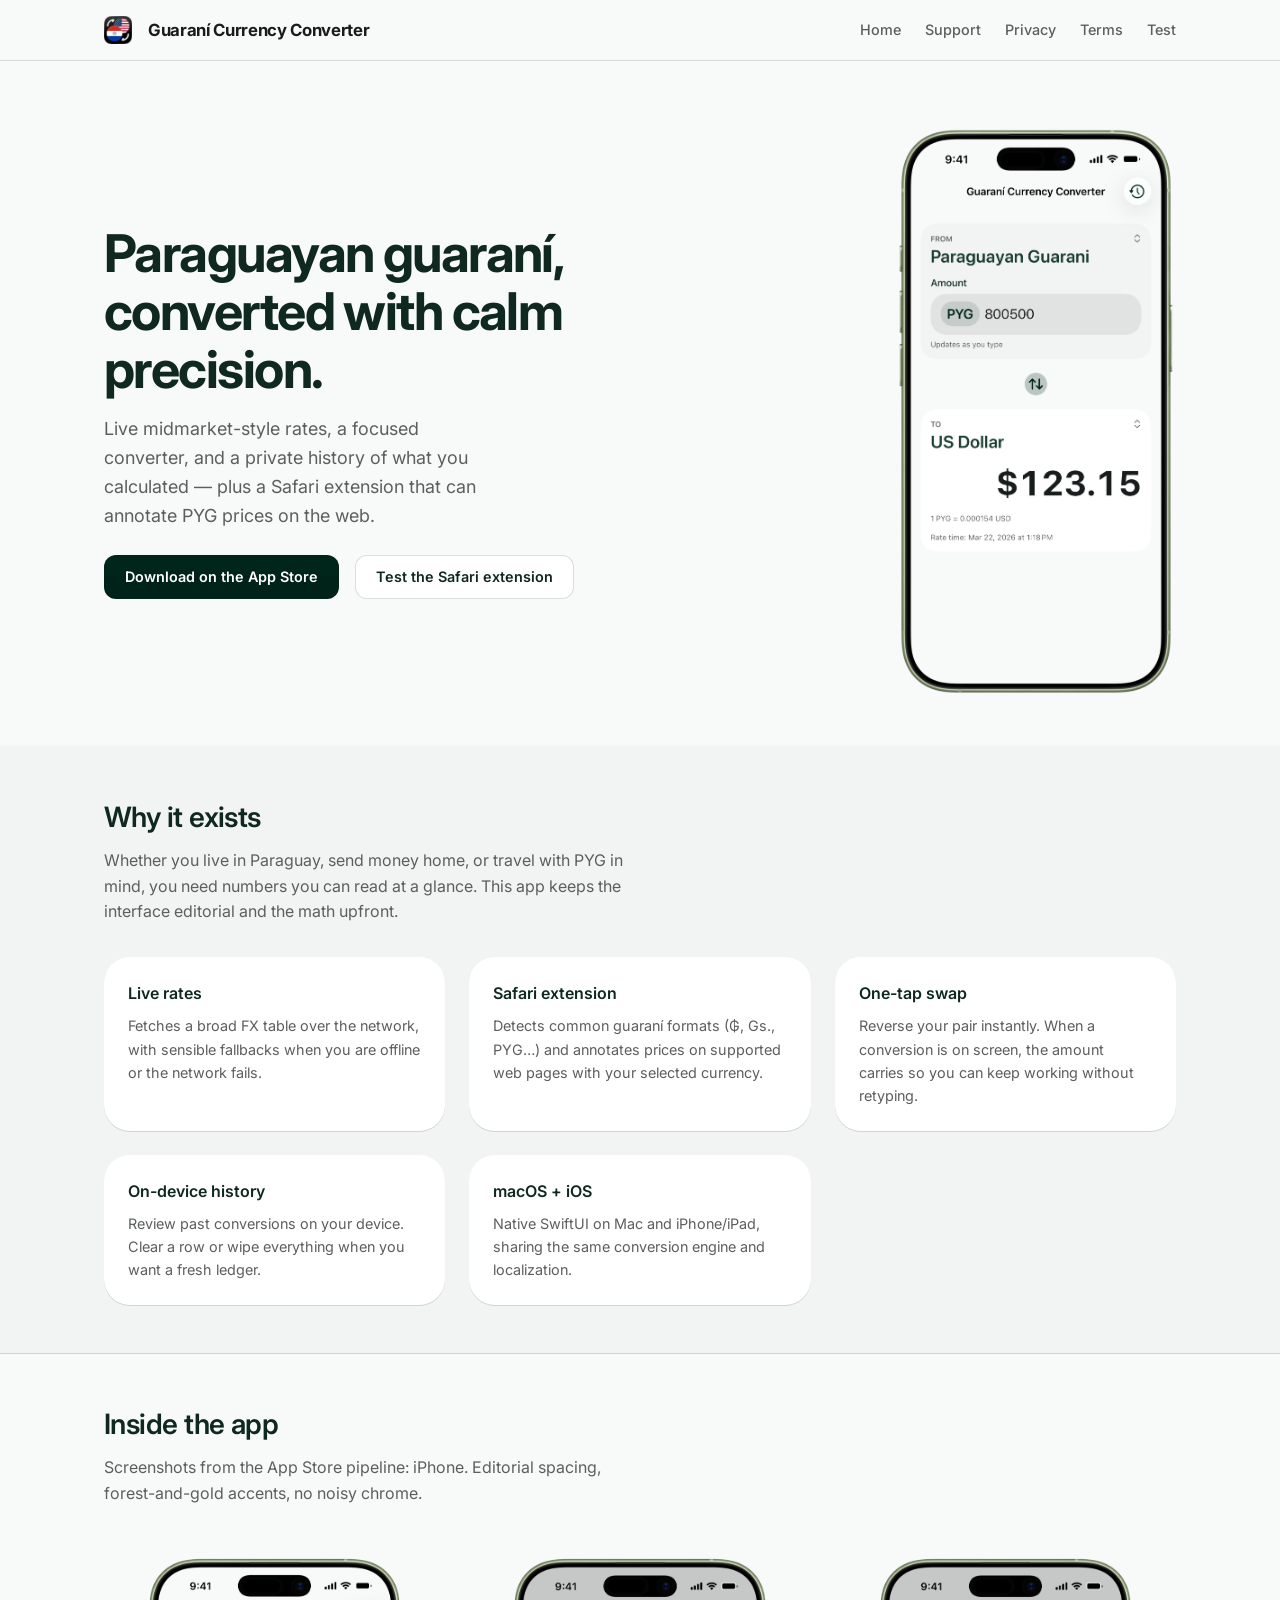
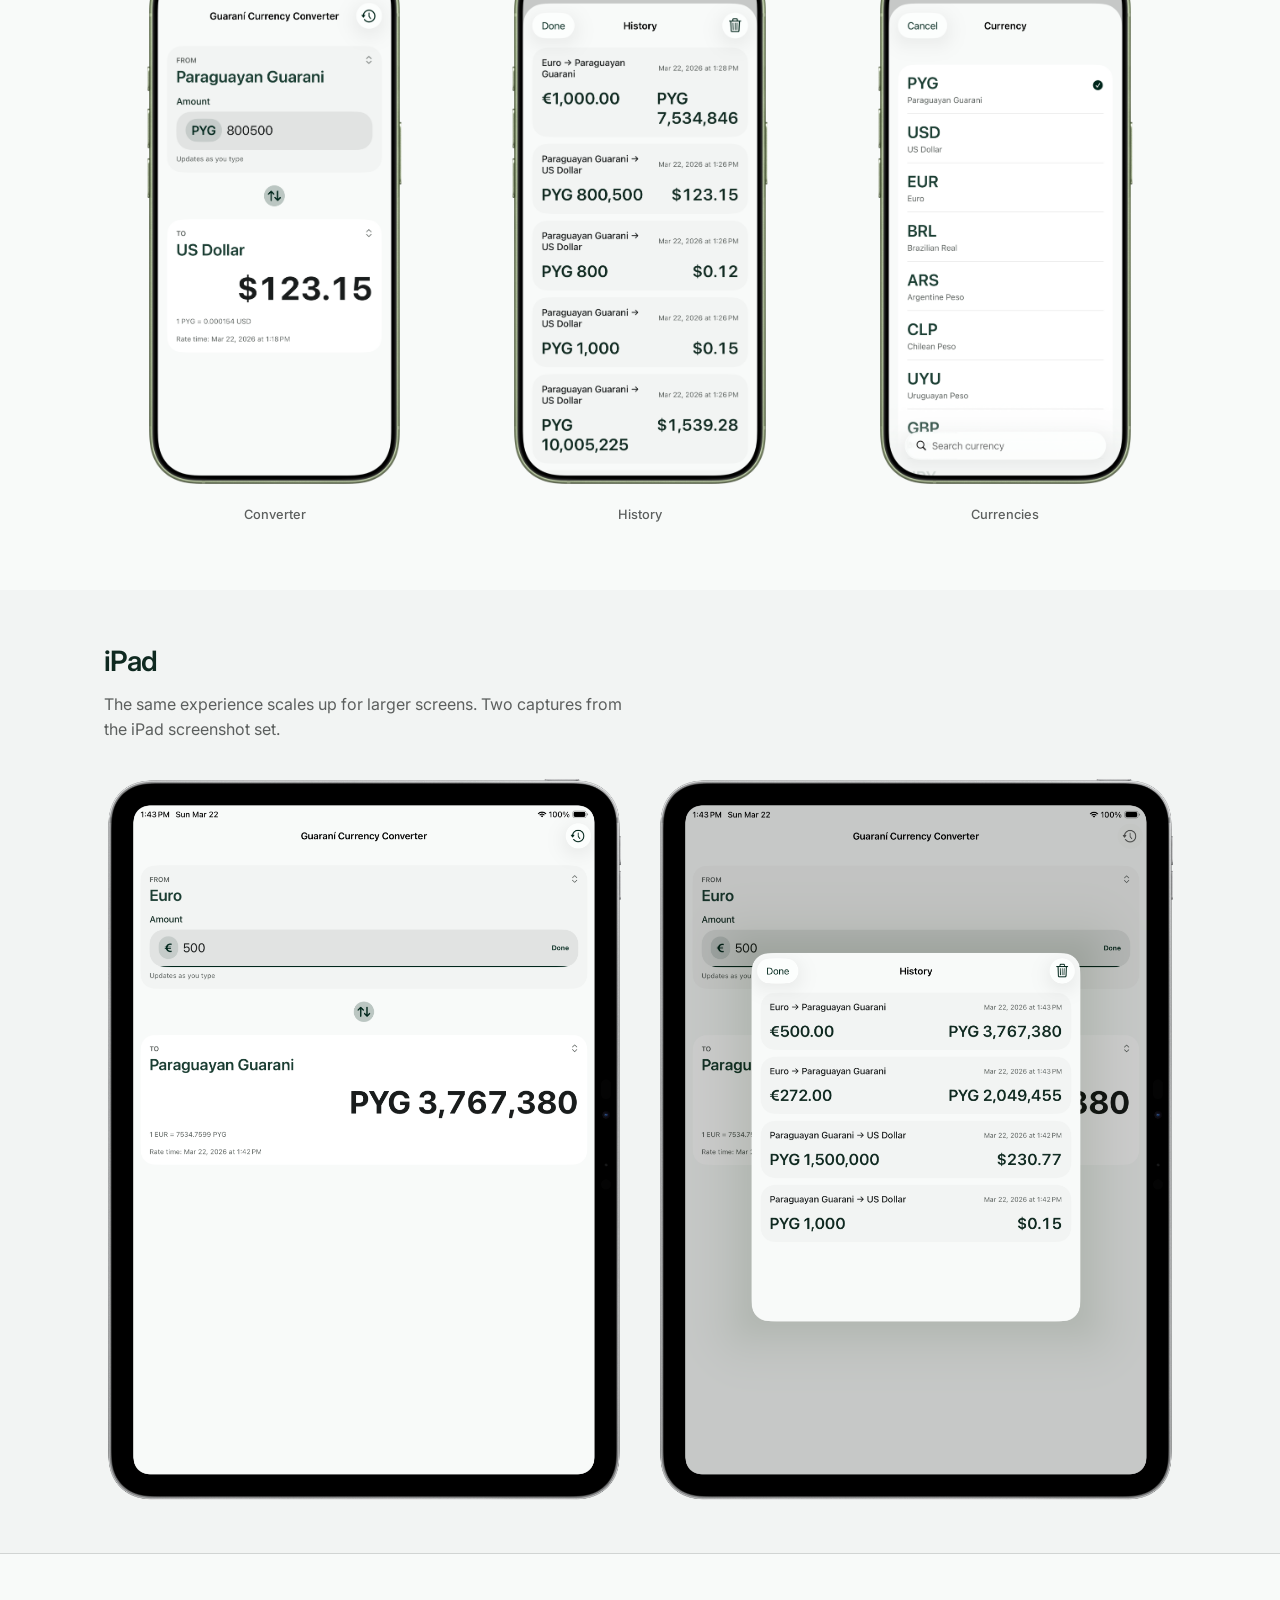
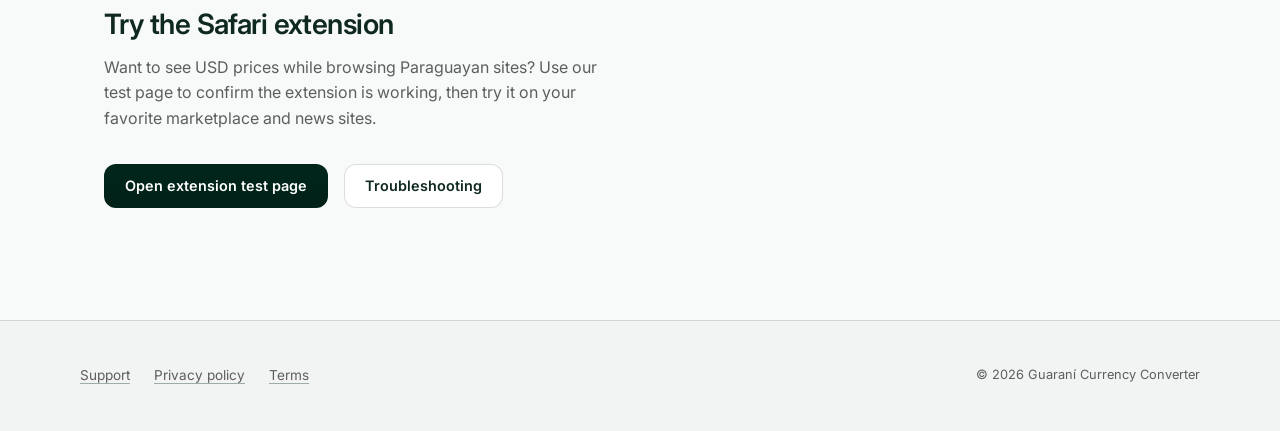
<file: index.html>
<!DOCTYPE html>
<html lang="en">
  <head>
    <meta charset="utf-8" />
    <meta name="viewport" content="width=device-width, initial-scale=1, viewport-fit=cover" />
    <!-- Google tag (gtag.js) -->
    <script async src="https://www.googletagmanager.com/gtag/js?id=G-KYYX5M0N7Y"></script>
    <script>
      window.dataLayer = window.dataLayer || [];
      function gtag() {
        dataLayer.push(arguments);
      }
      gtag("js", new Date());
      gtag("config", "G-KYYX5M0N7Y");
    </script>
    <title>Guaraní Currency Converter | PYG exchange rates, fast and clear</title>
    <meta
      name="description"
      content="Convert Paraguayan guaraní (PYG) with live midmarket-style rates, on-device history, and a Safari extension that annotates PYG prices on the web."
    />
    <meta name="robots" content="index, follow" />
    <link rel="canonical" href="https://alexryakhin.github.io/guarani-currency-converter-page/" />
    <meta property="og:type" content="website" />
    <meta property="og:site_name" content="Guaraní Currency Converter" />
    <meta property="og:locale" content="en_US" />
    <meta property="og:title" content="Guaraní Currency Converter | PYG exchange rates, fast and clear" />
    <meta
      property="og:description"
      content="Convert Paraguayan guaraní (PYG) with live midmarket-style rates, on-device history, and a Safari extension that annotates PYG prices on the web."
    />
    <meta property="og:url" content="https://alexryakhin.github.io/guarani-currency-converter-page/" />
    <meta
      property="og:image"
      content="https://alexryakhin.github.io/guarani-currency-converter-page/favicon/web-app-manifest-512x512.png"
    />
    <meta property="og:image:width" content="512" />
    <meta property="og:image:height" content="512" />
    <meta name="twitter:card" content="summary_large_image" />
    <meta name="twitter:title" content="Guaraní Currency Converter | PYG exchange rates, fast and clear" />
    <meta
      name="twitter:description"
      content="Convert Paraguayan guaraní (PYG) with live midmarket-style rates, on-device history, and a Safari extension that annotates PYG prices on the web."
    />
    <meta
      name="twitter:image"
      content="https://alexryakhin.github.io/guarani-currency-converter-page/favicon/web-app-manifest-512x512.png"
    />
    <meta name="theme-color" content="#00261b" />
    <link rel="icon" type="image/svg+xml" href="favicon/favicon.svg" />
    <link rel="icon" type="image/png" sizes="96x96" href="favicon/favicon-96x96.png" />
    <link rel="shortcut icon" href="favicon/favicon.ico" />
    <link rel="apple-touch-icon" href="favicon/apple-touch-icon.png" />
    <link rel="manifest" href="favicon/site.webmanifest" />
    <link rel="preconnect" href="https://fonts.googleapis.com" />
    <link rel="preconnect" href="https://fonts.gstatic.com" crossorigin />
    <link
      href="https://fonts.googleapis.com/css2?family=Inter:wght@400;500;600;700&display=swap"
      rel="stylesheet"
    />
    <link rel="stylesheet" href="css/styles.css" />
    <script type="application/ld+json">
      {
        "@context": "https://schema.org",
        "@graph": [
          {
            "@type": "WebSite",
            "@id": "https://alexryakhin.github.io/guarani-currency-converter-page/#website",
            "url": "https://alexryakhin.github.io/guarani-currency-converter-page/",
            "name": "Guaraní Currency Converter",
            "description": "Convert Paraguayan guaraní (PYG) with live midmarket-style rates, on-device history, and a Safari extension that annotates PYG prices on the web."
          },
          {
            "@type": "SoftwareApplication",
            "name": "Guaraní Currency Converter",
            "applicationCategory": "FinanceApplication",
            "operatingSystem": "iOS, iPadOS, macOS",
            "url": "https://alexryakhin.github.io/guarani-currency-converter-page/",
            "downloadUrl": "https://apps.apple.com/app/id6760961975",
            "offers": { "@type": "Offer", "price": "0", "priceCurrency": "USD" }
          }
        ]
      }
    </script>
  </head>
  <body>
    <header class="site-header">
      <div class="site-header__inner">
        <a class="brand" href="index.html">
          <img
            class="brand__mark"
            src="favicon/favicon.svg"
            width="28"
            height="28"
            alt=""
          />
          <span class="brand__name">Guaraní Currency Converter</span>
        </a>
        <nav class="nav" aria-label="Primary">
          <button
            class="nav__toggle"
            type="button"
            aria-expanded="false"
            aria-controls="nav-menu"
          >
            <span class="visually-hidden">Menu</span>
            <span class="nav__toggle-bar"></span>
            <span class="nav__toggle-bar"></span>
            <span class="nav__toggle-bar"></span>
          </button>
          <ul id="nav-menu" class="nav__links">
            <li><a href="index.html">Home</a></li>
            <li><a href="support.html">Support</a></li>
            <li><a href="privacy.html">Privacy</a></li>
            <li><a href="terms.html">Terms</a></li>
            <li><a href="test.html">Test</a></li>
          </ul>
        </nav>
      </div>
    </header>

    <main id="main">
      <section class="hero">
        <div class="wrap">
          <div class="hero__grid">
            <div class="hero__copy">
              <h1 class="hero__title">Paraguayan guaraní, converted with calm precision.</h1>
              <p class="hero__lead">
                Live midmarket-style rates, a focused converter, and a private history of what you
                calculated — plus a Safari extension that can annotate PYG prices on the web.
              </p>
              <div class="hero__actions">
                <a
                  class="btn btn--primary"
                  href="https://apps.apple.com/app/id6760961975"
                  data-app-store-download
                  data-analytics-location="hero"
                  >Download on the App Store</a
                >
                <a class="btn btn--secondary" href="test.html">Test the Safari extension</a>
              </div>
            </div>
            <div class="hero__shot">
              <img
                src="images/screenshots/iphone-converter.png"
                width="1206"
                height="2622"
                alt="Converter screen showing amount, from and to currencies, and exchange rate."
              />
            </div>
          </div>
        </div>
      </section>

      <section class="section section--tint">
        <div class="wrap">
          <h2 class="section__title">Why it exists</h2>
          <p class="section__intro">
            Whether you live in Paraguay, send money home, or travel with PYG in mind, you need
            numbers you can read at a glance. This app keeps the interface editorial and the math
            upfront.
          </p>
          <div class="feature-grid">
            <article class="feature-card">
              <h3>Live rates</h3>
              <p>
                Fetches a broad FX table over the network, with sensible fallbacks when you are
                offline or the network fails.
              </p>
            </article>
            <article class="feature-card">
              <h3>Safari extension</h3>
              <p>
                Detects common guaraní formats (₲, Gs., PYG…) and annotates prices on supported web
                pages with your selected currency.
              </p>
            </article>
            <article class="feature-card">
              <h3>One-tap swap</h3>
              <p>
                Reverse your pair instantly. When a conversion is on screen, the amount carries so
                you can keep working without retyping.
              </p>
            </article>
            <article class="feature-card">
              <h3>On-device history</h3>
              <p>
                Review past conversions on your device. Clear a row or wipe everything when you
                want a fresh ledger.
              </p>
            </article>
            <article class="feature-card">
              <h3>macOS + iOS</h3>
              <p>
                Native SwiftUI on Mac and iPhone/iPad, sharing the same conversion engine and
                localization.
              </p>
            </article>
          </div>
        </div>
      </section>

      <section class="section">
        <div class="wrap">
          <h2 class="section__title">Inside the app</h2>
          <p class="section__intro">
            Screenshots from the App Store pipeline: iPhone. Editorial spacing, forest-and-gold
            accents, no noisy chrome.
          </p>
          <div class="shots">
            <figure class="shots__item">
              <img
                src="images/screenshots/iphone-converter.png"
                width="1206"
                height="2622"
                alt="Converter tab with rate line and currency selectors."
              />
              <figcaption class="shots__caption">Converter</figcaption>
            </figure>
            <figure class="shots__item">
              <img
                src="images/screenshots/iphone-history.png"
                width="1206"
                height="2622"
                alt="History list of saved conversions."
              />
              <figcaption class="shots__caption">History</figcaption>
            </figure>
            <figure class="shots__item">
              <img
                src="images/screenshots/iphone-currencies.png"
                width="1206"
                height="2622"
                alt="Currency search and picker."
              />
              <figcaption class="shots__caption">Currencies</figcaption>
            </figure>
          </div>
        </div>
      </section>

      <section class="section section--tint">
        <div class="wrap">
          <h2 class="section__title">iPad</h2>
          <p class="section__intro">
            The same experience scales up for larger screens. Two captures from the iPad
            screenshot set.
          </p>
          <div class="shots--wide">
            <img
              src="images/screenshots/ipad-converter.png"
              width="1640"
              height="2360"
              alt="Converter on iPad."
            />
            <img
              src="images/screenshots/ipad-history.png"
              width="1640"
              height="2360"
              alt="Secondary screen on iPad."
            />
          </div>
        </div>
      </section>

      <section class="section">
        <div class="wrap">
          <h2 class="section__title">Try the Safari extension</h2>
          <p class="section__intro">
            Want to see USD prices while browsing Paraguayan sites? Use our test page to confirm the
            extension is working, then try it on your favorite marketplace and news sites.
          </p>
          <div class="hero__actions" style="justify-content: flex-start">
            <a class="btn btn--primary" href="test.html">Open extension test page</a>
            <a class="btn btn--secondary" href="support.html">Troubleshooting</a>
          </div>
        </div>
      </section>
    </main>

    <footer class="site-footer">
      <div class="site-footer__inner">
        <div class="site-footer__nav">
          <a href="support.html">Support</a>
          <a href="privacy.html">Privacy policy</a>
          <a href="terms.html">Terms</a>
        </div>
        <p class="site-footer__copy">© 2026 Guaraní Currency Converter</p>
      </div>
    </footer>

    <script src="js/main.js" defer></script>
  </body>
</html>
</file>
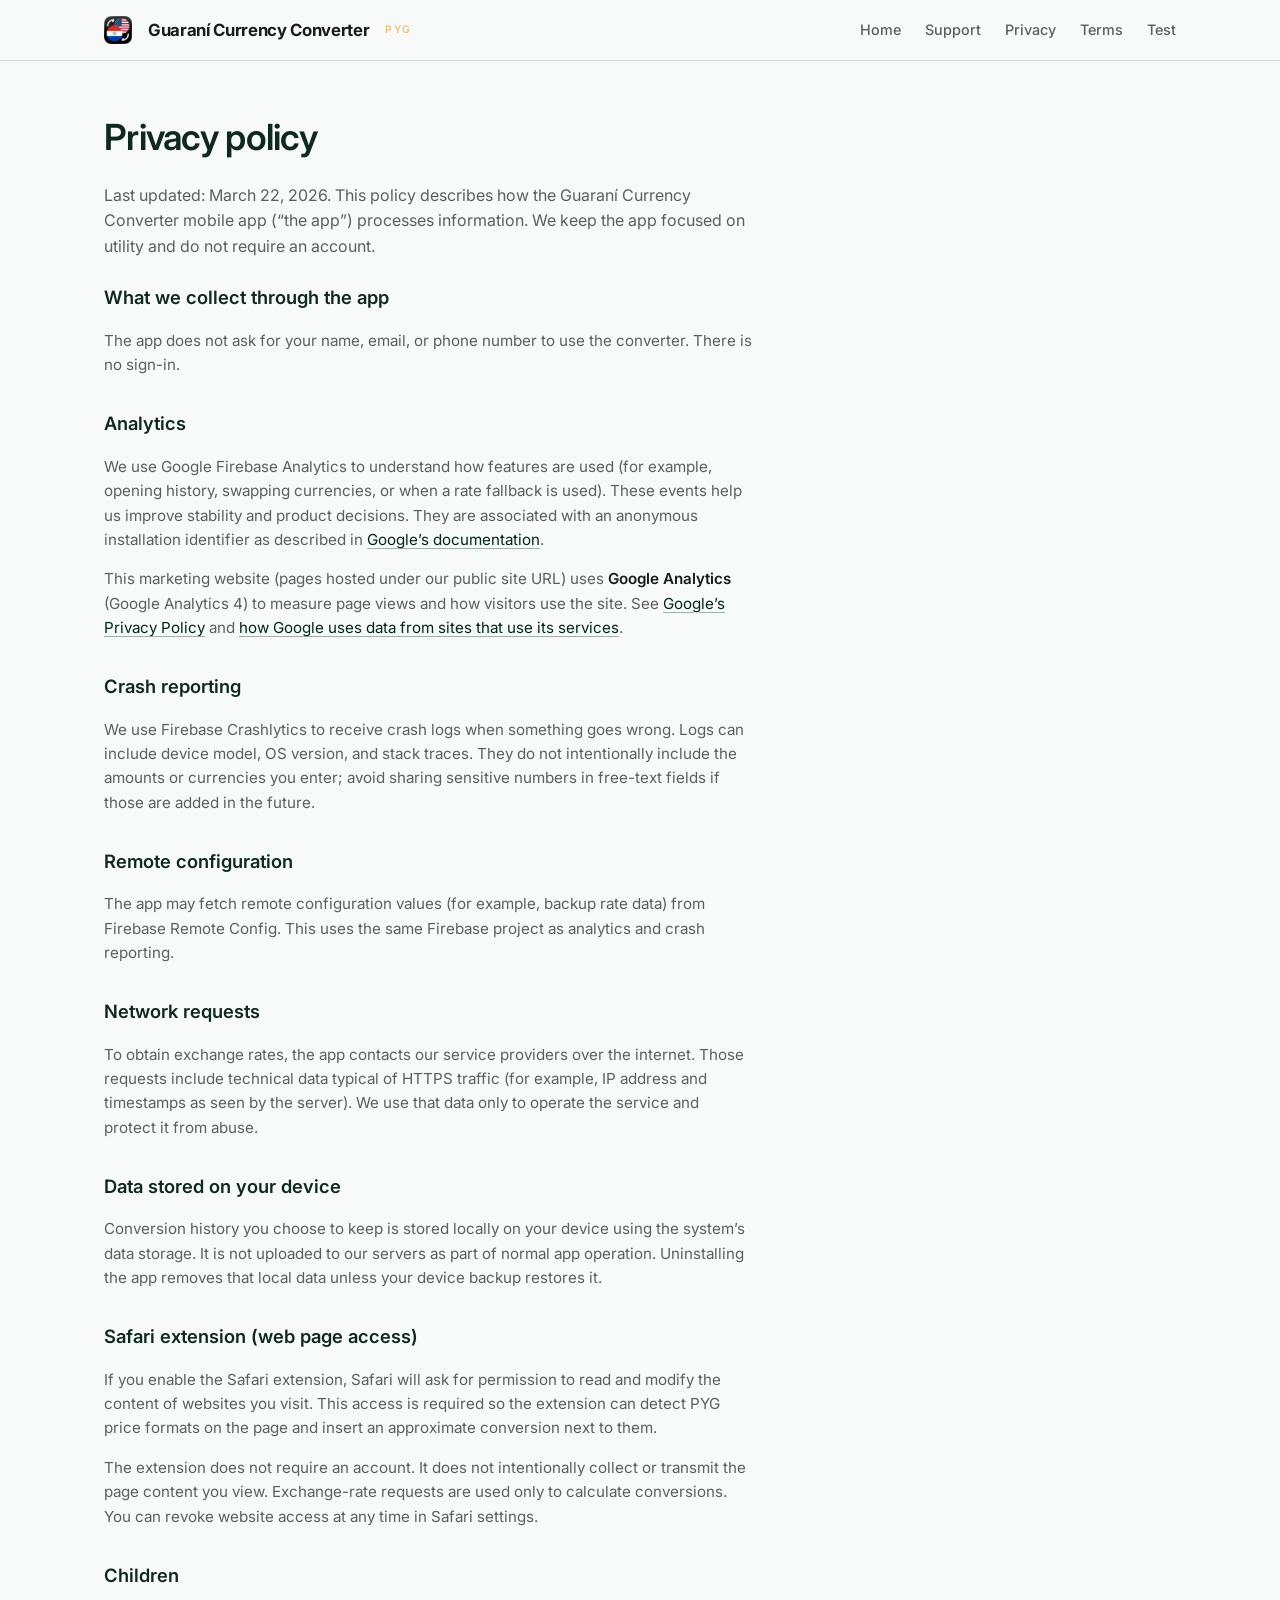
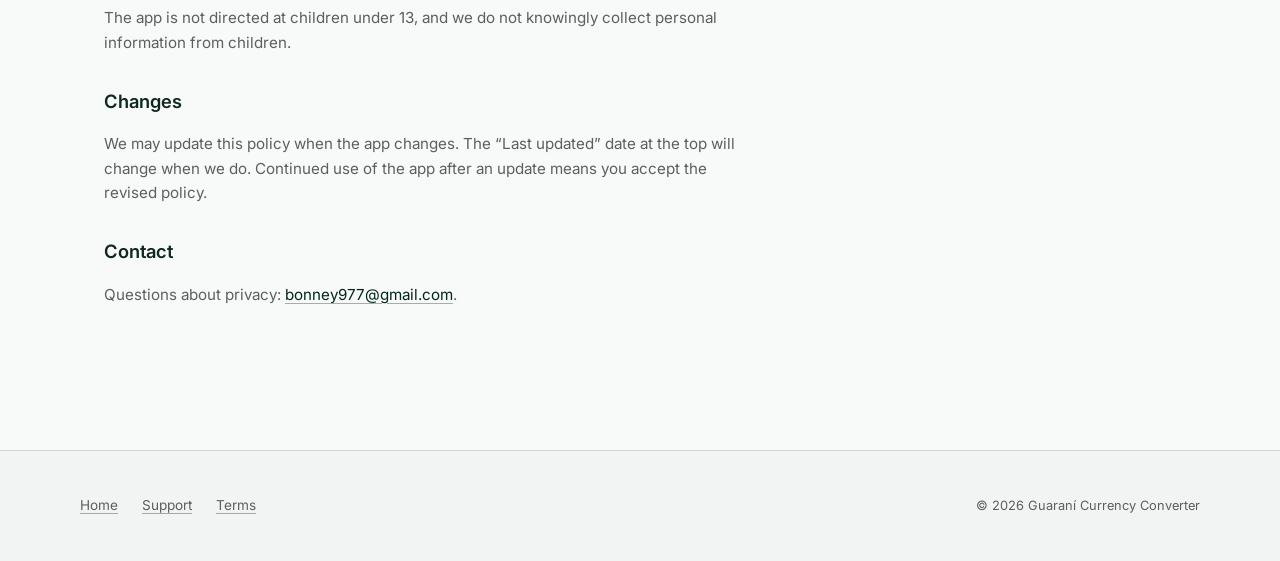
<file: privacy.html>
<!DOCTYPE html>
<html lang="en">
  <head>
    <meta charset="utf-8" />
    <meta name="viewport" content="width=device-width, initial-scale=1, viewport-fit=cover" />
    <!-- Google tag (gtag.js) -->
    <script async src="https://www.googletagmanager.com/gtag/js?id=G-KYYX5M0N7Y"></script>
    <script>
      window.dataLayer = window.dataLayer || [];
      function gtag() {
        dataLayer.push(arguments);
      }
      gtag("js", new Date());
      gtag("config", "G-KYYX5M0N7Y");
    </script>
    <title>Privacy policy | Guaraní Currency Converter</title>
    <meta
      name="description"
      content="How Guaraní Currency Converter handles data: analytics, crash reporting, remote configuration, network requests, and on-device storage."
    />
    <meta name="robots" content="index, follow" />
    <link rel="canonical" href="https://alexryakhin.github.io/guarani-currency-converter-page/privacy.html" />
    <meta property="og:type" content="website" />
    <meta property="og:site_name" content="Guaraní Currency Converter" />
    <meta property="og:locale" content="en_US" />
    <meta property="og:title" content="Privacy policy | Guaraní Currency Converter" />
    <meta
      property="og:description"
      content="How Guaraní Currency Converter handles data: analytics, crash reporting, remote configuration, network requests, and on-device storage."
    />
    <meta property="og:url" content="https://alexryakhin.github.io/guarani-currency-converter-page/privacy.html" />
    <meta
      property="og:image"
      content="https://alexryakhin.github.io/guarani-currency-converter-page/favicon/web-app-manifest-512x512.png"
    />
    <meta name="twitter:card" content="summary_large_image" />
    <meta name="twitter:title" content="Privacy policy | Guaraní Currency Converter" />
    <meta
      name="twitter:description"
      content="How Guaraní Currency Converter handles data: analytics, crash reporting, remote configuration, network requests, and on-device storage."
    />
    <meta
      name="twitter:image"
      content="https://alexryakhin.github.io/guarani-currency-converter-page/favicon/web-app-manifest-512x512.png"
    />
    <meta name="theme-color" content="#00261b" />
    <link rel="icon" type="image/svg+xml" href="favicon/favicon.svg" />
    <link rel="icon" type="image/png" sizes="96x96" href="favicon/favicon-96x96.png" />
    <link rel="shortcut icon" href="favicon/favicon.ico" />
    <link rel="apple-touch-icon" href="favicon/apple-touch-icon.png" />
    <link rel="manifest" href="favicon/site.webmanifest" />
    <link rel="preconnect" href="https://fonts.googleapis.com" />
    <link rel="preconnect" href="https://fonts.gstatic.com" crossorigin />
    <link
      href="https://fonts.googleapis.com/css2?family=Inter:wght@400;500;600;700&display=swap"
      rel="stylesheet"
    />
    <link rel="stylesheet" href="css/styles.css" />
    <script type="application/ld+json">
      {
        "@context": "https://schema.org",
        "@type": "WebPage",
        "name": "Privacy policy | Guaraní Currency Converter",
        "description": "How Guaraní Currency Converter handles data: analytics, crash reporting, remote configuration, network requests, and on-device storage.",
        "url": "https://alexryakhin.github.io/guarani-currency-converter-page/privacy.html",
        "isPartOf": {
          "@type": "WebSite",
          "name": "Guaraní Currency Converter",
          "url": "https://alexryakhin.github.io/guarani-currency-converter-page/"
        }
      }
    </script>
  </head>
  <body>
    <header class="site-header">
      <div class="site-header__inner">
        <a class="brand" href="index.html">
          <img
            class="brand__mark"
            src="favicon/favicon.svg"
            width="28"
            height="28"
            alt=""
          />
          <span class="brand__name">Guaraní Currency Converter</span>
          <span class="brand__tag">PYG</span>
        </a>
        <nav class="nav" aria-label="Primary">
          <button
            class="nav__toggle"
            type="button"
            aria-expanded="false"
            aria-controls="nav-menu"
          >
            <span class="visually-hidden">Menu</span>
            <span class="nav__toggle-bar"></span>
            <span class="nav__toggle-bar"></span>
            <span class="nav__toggle-bar"></span>
          </button>
          <ul id="nav-menu" class="nav__links">
            <li><a href="index.html">Home</a></li>
            <li><a href="support.html">Support</a></li>
            <li><a href="privacy.html">Privacy</a></li>
            <li><a href="terms.html">Terms</a></li>
            <li><a href="test.html">Test</a></li>
          </ul>
        </nav>
      </div>
    </header>

    <main id="main">
      <div class="wrap wrap--document">
        <div class="page-hero">
          <h1>Privacy policy</h1>
          <p>
            Last updated: March 22, 2026. This policy describes how the Guaraní Currency Converter
            mobile app (&ldquo;the app&rdquo;) processes information. We keep the app focused on
            utility and do not require an account.
          </p>
        </div>

        <div class="prose">
        <h2>What we collect through the app</h2>
        <p>
          The app does not ask for your name, email, or phone number to use the converter. There is
          no sign-in.
        </p>

        <h2>Analytics</h2>
        <p>
          We use Google Firebase Analytics to understand how features are used (for example,
          opening history, swapping currencies, or when a rate fallback is used). These events help
          us improve stability and product decisions. They are associated with an anonymous
          installation identifier as described in
          <a href="https://firebase.google.com/support/privacy" rel="noopener noreferrer"
            >Google&rsquo;s documentation</a
          >.
        </p>
        <p>
          This marketing website (pages hosted under our public site URL) uses
          <strong>Google Analytics</strong> (Google Analytics&nbsp;4) to measure page views and
          how visitors use the site. See
          <a href="https://policies.google.com/privacy" rel="noopener noreferrer"
            >Google&rsquo;s Privacy Policy</a
          >
          and
          <a href="https://policies.google.com/technologies/partner-sites" rel="noopener noreferrer"
            >how Google uses data from sites that use its services</a
          >.
        </p>

        <h2>Crash reporting</h2>
        <p>
          We use Firebase Crashlytics to receive crash logs when something goes wrong. Logs can
          include device model, OS version, and stack traces. They do not intentionally include the
          amounts or currencies you enter; avoid sharing sensitive numbers in free-text fields if
          those are added in the future.
        </p>

        <h2>Remote configuration</h2>
        <p>
          The app may fetch remote configuration values (for example, backup rate data) from
          Firebase Remote Config. This uses the same Firebase project as analytics and crash
          reporting.
        </p>

        <h2>Network requests</h2>
        <p>
          To obtain exchange rates, the app contacts our service providers over the internet. Those
          requests include technical data typical of HTTPS traffic (for example, IP address and
          timestamps as seen by the server). We use that data only to operate the service and
          protect it from abuse.
        </p>

        <h2>Data stored on your device</h2>
        <p>
          Conversion history you choose to keep is stored locally on your device using the
          system&rsquo;s data storage. It is not uploaded to our servers as part of normal app
          operation. Uninstalling the app removes that local data unless your device backup restores
          it.
        </p>

        <h2>Safari extension (web page access)</h2>
        <p>
          If you enable the Safari extension, Safari will ask for permission to read and modify the
          content of websites you visit. This access is required so the extension can detect PYG
          price formats on the page and insert an approximate conversion next to them.
        </p>
        <p>
          The extension does not require an account. It does not intentionally collect or transmit
          the page content you view. Exchange-rate requests are used only to calculate conversions.
          You can revoke website access at any time in Safari settings.
        </p>

        <h2>Children</h2>
        <p>
          The app is not directed at children under 13, and we do not knowingly collect personal
          information from children.
        </p>

        <h2>Changes</h2>
        <p>
          We may update this policy when the app changes. The &ldquo;Last updated&rdquo; date at the
          top will change when we do. Continued use of the app after an update means you accept the
          revised policy.
        </p>

        <h2>Contact</h2>
        <p>
          Questions about privacy:
          <a href="mailto:bonney977@gmail.com?subject=Privacy%20-%20Guaran%C3%AD%20Currency%20Converter"
            >bonney977@gmail.com</a
          >.
        </p>
        </div>
      </div>
    </main>

    <footer class="site-footer">
      <div class="site-footer__inner">
        <div class="site-footer__nav">
          <a href="index.html">Home</a>
          <a href="support.html">Support</a>
          <a href="terms.html">Terms</a>
        </div>
        <p class="site-footer__copy">© 2026 Guaraní Currency Converter</p>
      </div>
    </footer>

    <script src="js/main.js" defer></script>
  </body>
</html>
</file>
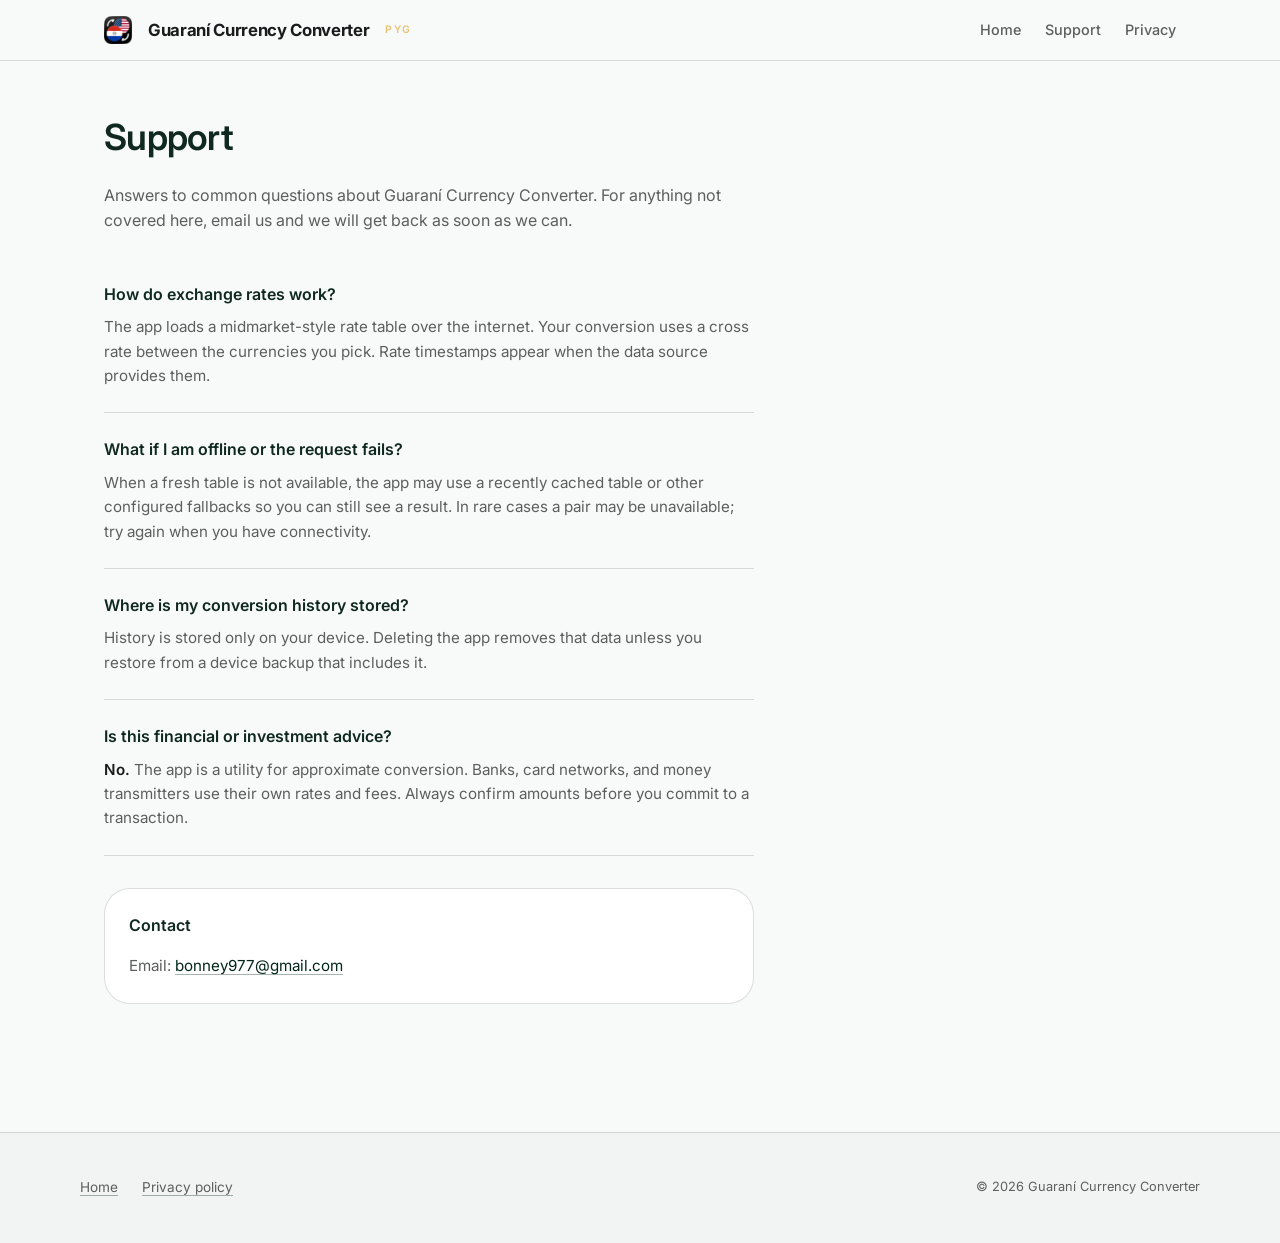
<file: support.html>
<!DOCTYPE html>
<html lang="en">
  <head>
    <meta charset="utf-8" />
    <meta name="viewport" content="width=device-width, initial-scale=1, viewport-fit=cover" />
    <!-- Google tag (gtag.js) -->
    <script async src="https://www.googletagmanager.com/gtag/js?id=G-KYYX5M0N7Y"></script>
    <script>
      window.dataLayer = window.dataLayer || [];
      function gtag() {
        dataLayer.push(arguments);
      }
      gtag("js", new Date());
      gtag("config", "G-KYYX5M0N7Y");
    </script>
    <title>Support | Guaraní Currency Converter</title>
    <meta
      name="description"
      content="Get help with Guaraní Currency Converter: rates, offline behavior, history, and how to reach us."
    />
    <meta name="robots" content="index, follow" />
    <link rel="canonical" href="https://alexryakhin.github.io/guarani-currency-converter-page/support.html" />
    <meta property="og:type" content="website" />
    <meta property="og:site_name" content="Guaraní Currency Converter" />
    <meta property="og:locale" content="en_US" />
    <meta property="og:title" content="Support | Guaraní Currency Converter" />
    <meta
      property="og:description"
      content="Get help with Guaraní Currency Converter: rates, offline behavior, history, and how to reach us."
    />
    <meta property="og:url" content="https://alexryakhin.github.io/guarani-currency-converter-page/support.html" />
    <meta
      property="og:image"
      content="https://alexryakhin.github.io/guarani-currency-converter-page/favicon/web-app-manifest-512x512.png"
    />
    <meta name="twitter:card" content="summary_large_image" />
    <meta name="twitter:title" content="Support | Guaraní Currency Converter" />
    <meta
      name="twitter:description"
      content="Get help with Guaraní Currency Converter: rates, offline behavior, history, and how to reach us."
    />
    <meta
      name="twitter:image"
      content="https://alexryakhin.github.io/guarani-currency-converter-page/favicon/web-app-manifest-512x512.png"
    />
    <meta name="theme-color" content="#00261b" />
    <link rel="icon" type="image/svg+xml" href="favicon/favicon.svg" />
    <link rel="icon" type="image/png" sizes="96x96" href="favicon/favicon-96x96.png" />
    <link rel="shortcut icon" href="favicon/favicon.ico" />
    <link rel="apple-touch-icon" href="favicon/apple-touch-icon.png" />
    <link rel="manifest" href="favicon/site.webmanifest" />
    <link rel="preconnect" href="https://fonts.googleapis.com" />
    <link rel="preconnect" href="https://fonts.gstatic.com" crossorigin />
    <link
      href="https://fonts.googleapis.com/css2?family=Inter:wght@400;500;600;700&display=swap"
      rel="stylesheet"
    />
    <link rel="stylesheet" href="css/styles.css" />
    <script type="application/ld+json">
      {
        "@context": "https://schema.org",
        "@type": "WebPage",
        "name": "Support | Guaraní Currency Converter",
        "description": "Get help with Guaraní Currency Converter: rates, offline behavior, history, and how to reach us.",
        "url": "https://alexryakhin.github.io/guarani-currency-converter-page/support.html",
        "isPartOf": {
          "@type": "WebSite",
          "name": "Guaraní Currency Converter",
          "url": "https://alexryakhin.github.io/guarani-currency-converter-page/"
        }
      }
    </script>
  </head>
  <body>
    <header class="site-header">
      <div class="site-header__inner">
        <a class="brand" href="index.html">
          <img
            class="brand__mark"
            src="favicon/favicon.svg"
            width="28"
            height="28"
            alt=""
          />
          <span class="brand__name">Guaraní Currency Converter</span>
          <span class="brand__tag">PYG</span>
        </a>
        <nav class="nav" aria-label="Primary">
          <button
            class="nav__toggle"
            type="button"
            aria-expanded="false"
            aria-controls="nav-menu"
          >
            <span class="visually-hidden">Menu</span>
            <span class="nav__toggle-bar"></span>
            <span class="nav__toggle-bar"></span>
            <span class="nav__toggle-bar"></span>
          </button>
          <ul id="nav-menu" class="nav__links">
            <li><a href="index.html">Home</a></li>
            <li><a href="support.html">Support</a></li>
            <li><a href="privacy.html">Privacy</a></li>
          </ul>
        </nav>
      </div>
    </header>

    <main id="main">
      <div class="wrap wrap--document">
        <div class="page-hero">
          <h1>Support</h1>
          <p>
            Answers to common questions about Guaraní Currency Converter. For anything not covered
            here, email us and we will get back as soon as we can.
          </p>
        </div>

        <div class="prose">
        <section class="faq-item">
          <h2>How do exchange rates work?</h2>
          <p>
            The app loads a midmarket-style rate table over the internet. Your conversion uses a
            cross rate between the currencies you pick. Rate timestamps appear when the data source
            provides them.
          </p>
        </section>

        <section class="faq-item">
          <h2>What if I am offline or the request fails?</h2>
          <p>
            When a fresh table is not available, the app may use a recently cached table or other
            configured fallbacks so you can still see a result. In rare cases a pair may be
            unavailable; try again when you have connectivity.
          </p>
        </section>

        <section class="faq-item">
          <h2>Where is my conversion history stored?</h2>
          <p>
            History is stored only on your device. Deleting the app removes that data unless you
            restore from a device backup that includes it.
          </p>
        </section>

        <section class="faq-item">
          <h2>Is this financial or investment advice?</h2>
          <p>
            <strong>No.</strong> The app is a utility for approximate conversion. Banks, card
            networks, and money transmitters use their own rates and fees. Always confirm amounts
            before you commit to a transaction.
          </p>
        </section>

        <div class="contact-card">
          <h2 style="margin-top: 0; font-size: 1rem">Contact</h2>
          <p>
            Email:
            <a href="mailto:bonney977@gmail.com?subject=Guaran%C3%AD%20Currency%20Converter%20support"
              >bonney977@gmail.com</a
            >
          </p>
        </div>
        </div>
      </div>
    </main>

    <footer class="site-footer">
      <div class="site-footer__inner">
        <div class="site-footer__nav">
          <a href="index.html">Home</a>
          <a href="privacy.html">Privacy policy</a>
        </div>
        <p class="site-footer__copy">© 2026 Guaraní Currency Converter</p>
      </div>
    </footer>

    <script src="js/main.js" defer></script>
  </body>
</html>
</file>
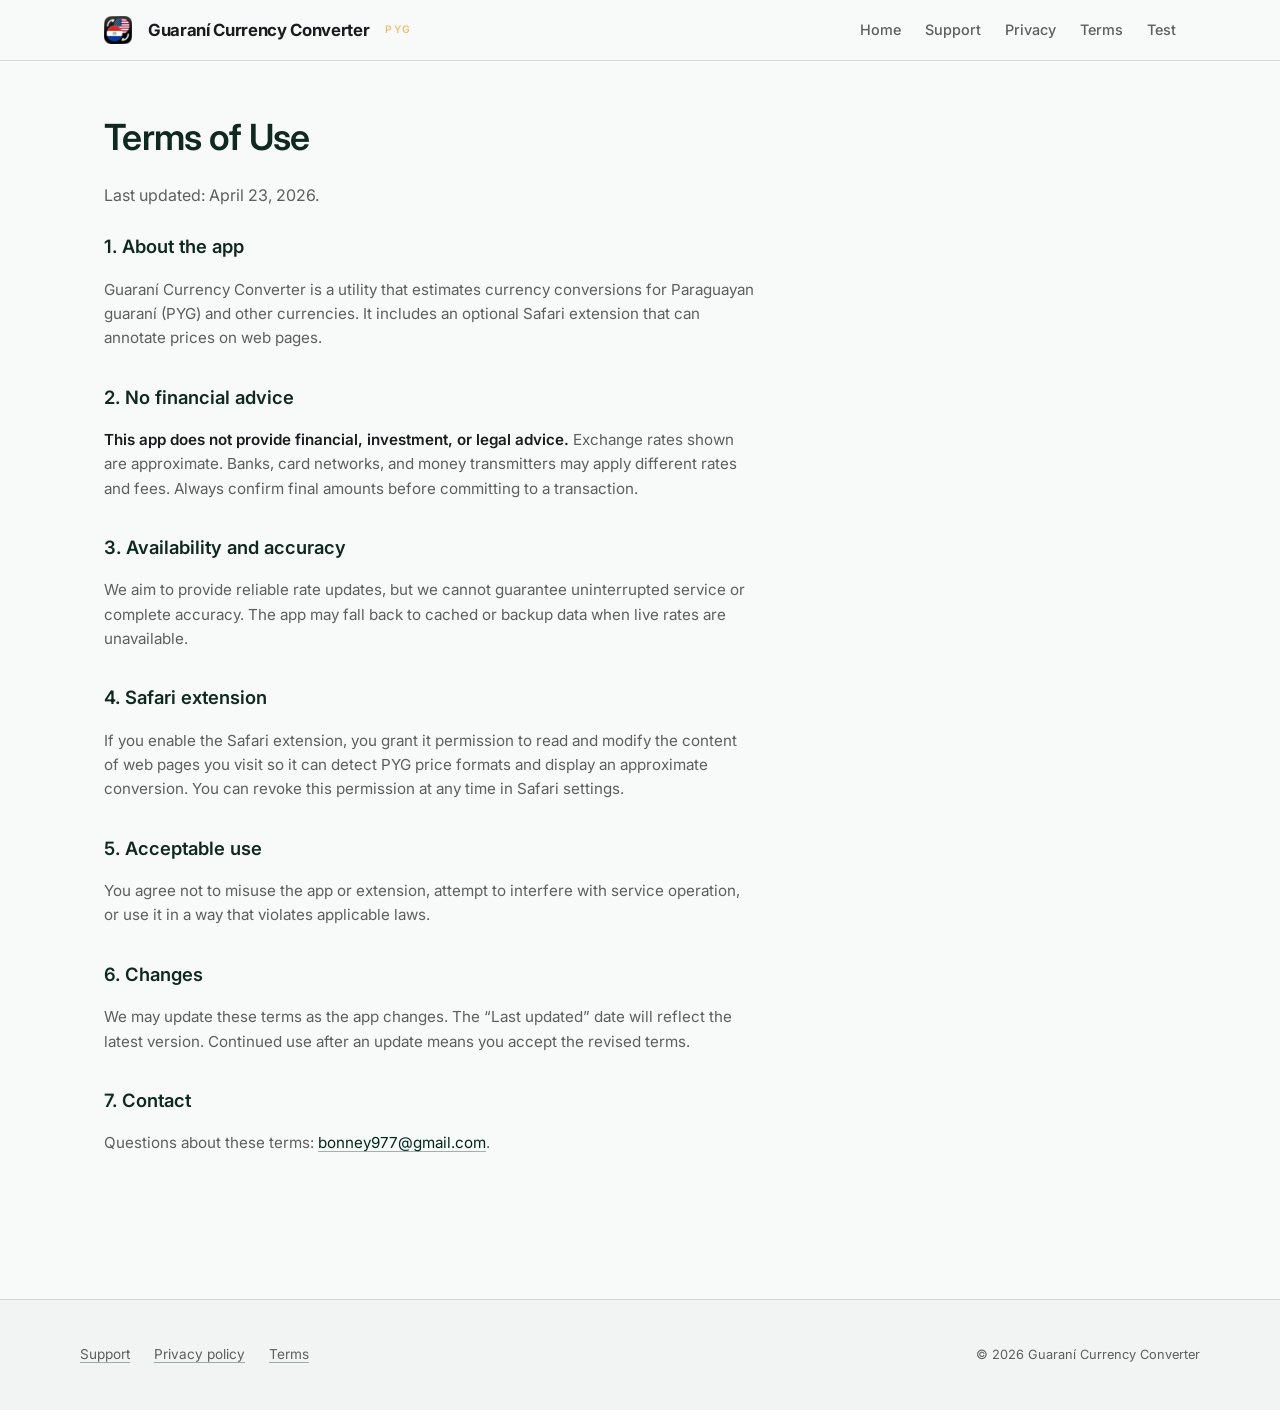
<file: terms.html>
<!DOCTYPE html>
<html lang="en">
  <head>
    <meta charset="utf-8" />
    <meta name="viewport" content="width=device-width, initial-scale=1, viewport-fit=cover" />
    <!-- Google tag (gtag.js) -->
    <script async src="https://www.googletagmanager.com/gtag/js?id=G-KYYX5M0N7Y"></script>
    <script>
      window.dataLayer = window.dataLayer || [];
      function gtag() {
        dataLayer.push(arguments);
      }
      gtag("js", new Date());
      gtag("config", "G-KYYX5M0N7Y");
    </script>
    <title>Terms of Use | Guaraní Currency Converter</title>
    <meta
      name="description"
      content="Terms of use for the Guaraní Currency Converter app and Safari extension."
    />
    <meta name="robots" content="index, follow" />
    <link rel="canonical" href="https://alexryakhin.github.io/guarani-currency-converter-page/terms.html" />
    <meta property="og:type" content="website" />
    <meta property="og:site_name" content="Guaraní Currency Converter" />
    <meta property="og:locale" content="en_US" />
    <meta property="og:title" content="Terms of Use | Guaraní Currency Converter" />
    <meta
      property="og:description"
      content="Terms of use for the Guaraní Currency Converter app and Safari extension."
    />
    <meta property="og:url" content="https://alexryakhin.github.io/guarani-currency-converter-page/terms.html" />
    <meta
      property="og:image"
      content="https://alexryakhin.github.io/guarani-currency-converter-page/favicon/web-app-manifest-512x512.png"
    />
    <meta name="twitter:card" content="summary_large_image" />
    <meta name="twitter:title" content="Terms of Use | Guaraní Currency Converter" />
    <meta
      name="twitter:description"
      content="Terms of use for the Guaraní Currency Converter app and Safari extension."
    />
    <meta
      name="twitter:image"
      content="https://alexryakhin.github.io/guarani-currency-converter-page/favicon/web-app-manifest-512x512.png"
    />
    <meta name="theme-color" content="#00261b" />
    <link rel="icon" type="image/svg+xml" href="favicon/favicon.svg" />
    <link rel="icon" type="image/png" sizes="96x96" href="favicon/favicon-96x96.png" />
    <link rel="shortcut icon" href="favicon/favicon.ico" />
    <link rel="apple-touch-icon" href="favicon/apple-touch-icon.png" />
    <link rel="manifest" href="favicon/site.webmanifest" />
    <link rel="preconnect" href="https://fonts.googleapis.com" />
    <link rel="preconnect" href="https://fonts.gstatic.com" crossorigin />
    <link
      href="https://fonts.googleapis.com/css2?family=Inter:wght@400;500;600;700&display=swap"
      rel="stylesheet"
    />
    <link rel="stylesheet" href="css/styles.css" />
    <script type="application/ld+json">
      {
        "@context": "https://schema.org",
        "@type": "WebPage",
        "name": "Terms of Use | Guaraní Currency Converter",
        "description": "Terms of use for the Guaraní Currency Converter app and Safari extension.",
        "url": "https://alexryakhin.github.io/guarani-currency-converter-page/terms.html",
        "isPartOf": {
          "@type": "WebSite",
          "name": "Guaraní Currency Converter",
          "url": "https://alexryakhin.github.io/guarani-currency-converter-page/"
        }
      }
    </script>
  </head>
  <body>
    <header class="site-header">
      <div class="site-header__inner">
        <a class="brand" href="index.html">
          <img class="brand__mark" src="favicon/favicon.svg" width="28" height="28" alt="" />
          <span class="brand__name">Guaraní Currency Converter</span>
          <span class="brand__tag">PYG</span>
        </a>
        <nav class="nav" aria-label="Primary">
          <button class="nav__toggle" type="button" aria-expanded="false" aria-controls="nav-menu">
            <span class="visually-hidden">Menu</span>
            <span class="nav__toggle-bar"></span>
            <span class="nav__toggle-bar"></span>
            <span class="nav__toggle-bar"></span>
          </button>
          <ul id="nav-menu" class="nav__links">
            <li><a href="index.html">Home</a></li>
            <li><a href="support.html">Support</a></li>
            <li><a href="privacy.html">Privacy</a></li>
            <li><a href="terms.html" aria-current="page">Terms</a></li>
            <li><a href="test.html">Test</a></li>
          </ul>
        </nav>
      </div>
    </header>

    <main id="main">
      <div class="wrap wrap--document">
        <div class="page-hero">
          <h1>Terms of Use</h1>
          <p>Last updated: April 23, 2026.</p>
        </div>

        <div class="prose">
          <h2>1. About the app</h2>
          <p>
            Guaraní Currency Converter is a utility that estimates currency conversions for
            Paraguayan guaraní (PYG) and other currencies. It includes an optional Safari extension
            that can annotate prices on web pages.
          </p>

          <h2>2. No financial advice</h2>
          <p>
            <strong>This app does not provide financial, investment, or legal advice.</strong>
            Exchange rates shown are approximate. Banks, card networks, and money transmitters may
            apply different rates and fees. Always confirm final amounts before committing to a
            transaction.
          </p>

          <h2>3. Availability and accuracy</h2>
          <p>
            We aim to provide reliable rate updates, but we cannot guarantee uninterrupted service
            or complete accuracy. The app may fall back to cached or backup data when live rates are
            unavailable.
          </p>

          <h2>4. Safari extension</h2>
          <p>
            If you enable the Safari extension, you grant it permission to read and modify the
            content of web pages you visit so it can detect PYG price formats and display an
            approximate conversion. You can revoke this permission at any time in Safari settings.
          </p>

          <h2>5. Acceptable use</h2>
          <p>
            You agree not to misuse the app or extension, attempt to interfere with service
            operation, or use it in a way that violates applicable laws.
          </p>

          <h2>6. Changes</h2>
          <p>
            We may update these terms as the app changes. The “Last updated” date will reflect the
            latest version. Continued use after an update means you accept the revised terms.
          </p>

          <h2>7. Contact</h2>
          <p>
            Questions about these terms:
            <a href="mailto:bonney977@gmail.com?subject=Terms%20-%20Guaran%C3%AD%20Currency%20Converter"
              >bonney977@gmail.com</a
            >.
          </p>
        </div>
      </div>
    </main>

    <footer class="site-footer">
      <div class="site-footer__inner">
        <div class="site-footer__nav">
          <a href="support.html">Support</a>
          <a href="privacy.html">Privacy policy</a>
          <a href="terms.html">Terms</a>
        </div>
        <p class="site-footer__copy">© 2026 Guaraní Currency Converter</p>
      </div>
    </footer>

    <script src="js/main.js" defer></script>
  </body>
</html>
</file>
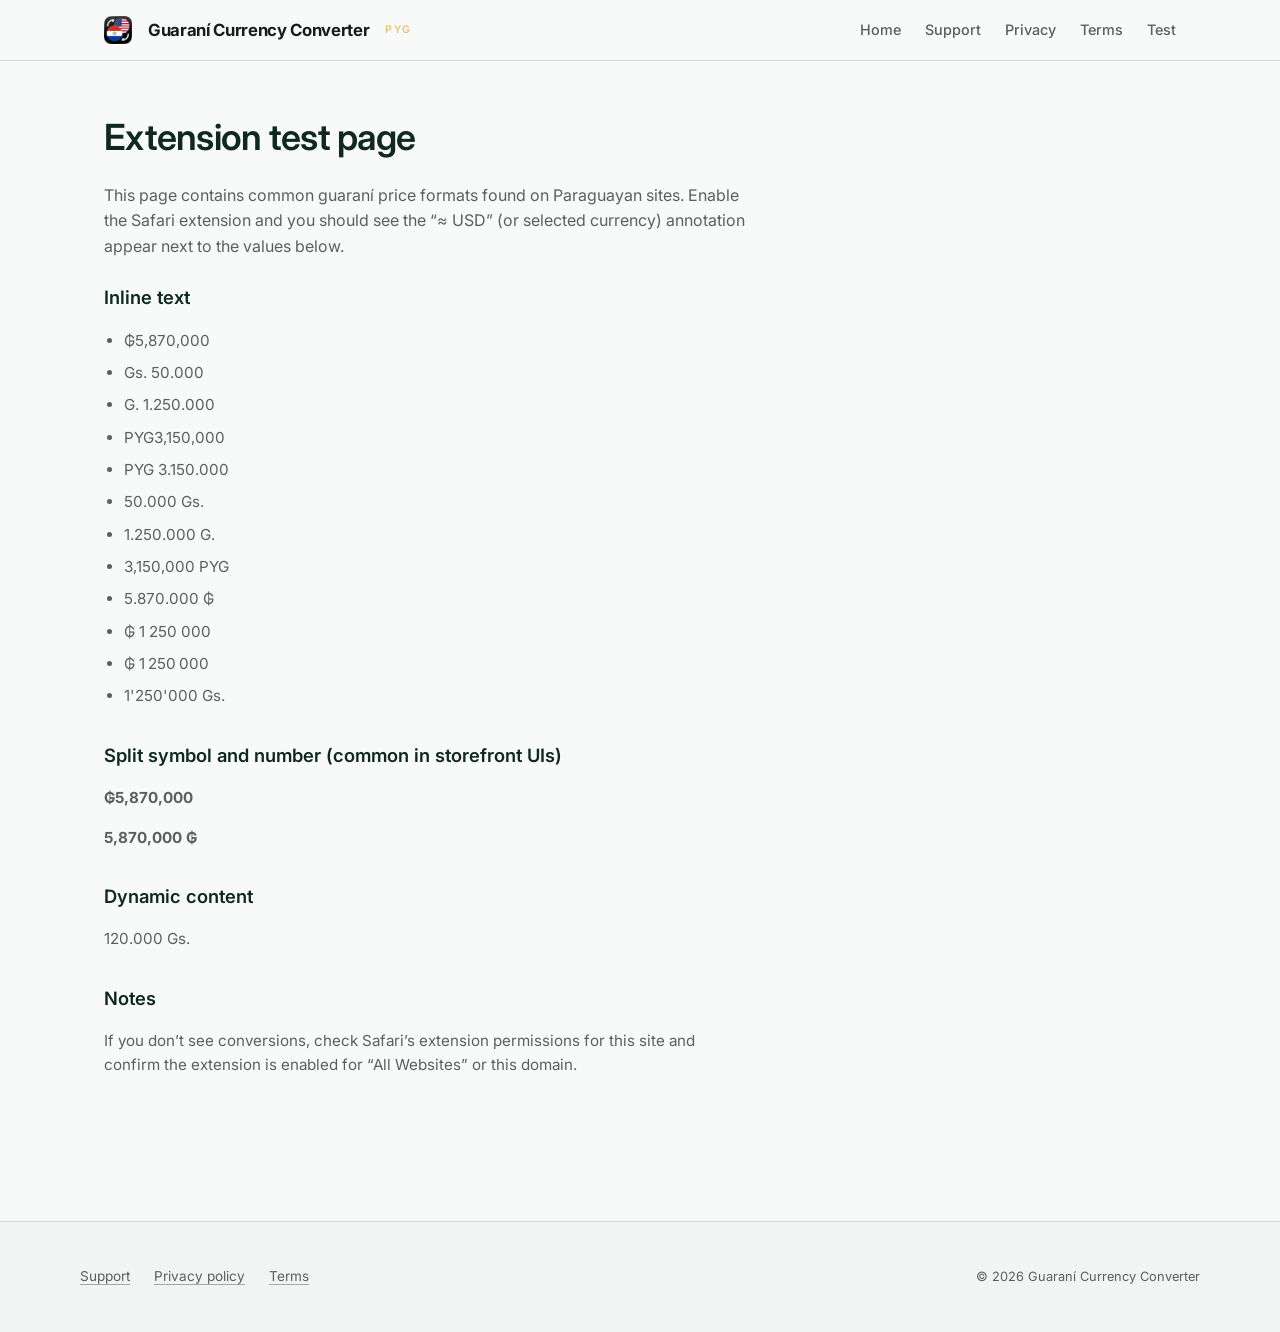
<file: test.html>
<!DOCTYPE html>
<html lang="en">
  <head>
    <meta charset="utf-8" />
    <meta name="viewport" content="width=device-width, initial-scale=1, viewport-fit=cover" />
    <title>Extension test page | Guaraní Currency Converter</title>
    <meta
      name="description"
      content="A page with common Paraguayan guaraní (PYG) price formats to test the Guaraní Currency Converter Safari extension."
    />
    <meta name="robots" content="index, follow" />
    <link rel="canonical" href="https://alexryakhin.github.io/guarani-currency-converter-page/test.html" />
    <meta property="og:type" content="website" />
    <meta property="og:site_name" content="Guaraní Currency Converter" />
    <meta property="og:locale" content="en_US" />
    <meta property="og:title" content="Extension test page | Guaraní Currency Converter" />
    <meta
      property="og:description"
      content="Common PYG price formats for testing the Safari extension (₲, Gs., PYG...)."
    />
    <meta property="og:url" content="https://alexryakhin.github.io/guarani-currency-converter-page/test.html" />
    <meta
      property="og:image"
      content="https://alexryakhin.github.io/guarani-currency-converter-page/favicon/web-app-manifest-512x512.png"
    />
    <meta name="theme-color" content="#00261b" />
    <link rel="icon" type="image/svg+xml" href="favicon/favicon.svg" />
    <link rel="icon" type="image/png" sizes="96x96" href="favicon/favicon-96x96.png" />
    <link rel="shortcut icon" href="favicon/favicon.ico" />
    <link rel="apple-touch-icon" href="favicon/apple-touch-icon.png" />
    <link rel="manifest" href="favicon/site.webmanifest" />
    <link rel="preconnect" href="https://fonts.googleapis.com" />
    <link rel="preconnect" href="https://fonts.gstatic.com" crossorigin />
    <link
      href="https://fonts.googleapis.com/css2?family=Inter:wght@400;500;600;700&display=swap"
      rel="stylesheet"
    />
    <link rel="stylesheet" href="css/styles.css" />
    <script type="application/ld+json">
      {
        "@context": "https://schema.org",
        "@type": "WebPage",
        "name": "Extension test page | Guaraní Currency Converter",
        "description": "A page with common Paraguayan guaraní (PYG) price formats to test the Guaraní Currency Converter Safari extension.",
        "url": "https://alexryakhin.github.io/guarani-currency-converter-page/test.html",
        "isPartOf": {
          "@type": "WebSite",
          "name": "Guaraní Currency Converter",
          "url": "https://alexryakhin.github.io/guarani-currency-converter-page/"
        }
      }
    </script>
  </head>
  <body>
    <header class="site-header">
      <div class="site-header__inner">
        <a class="brand" href="index.html">
          <img class="brand__mark" src="favicon/favicon.svg" width="28" height="28" alt="" />
          <span class="brand__name">Guaraní Currency Converter</span>
          <span class="brand__tag">PYG</span>
        </a>
        <nav class="nav" aria-label="Primary">
          <button class="nav__toggle" type="button" aria-expanded="false" aria-controls="nav-menu">
            <span class="visually-hidden">Menu</span>
            <span class="nav__toggle-bar"></span>
            <span class="nav__toggle-bar"></span>
            <span class="nav__toggle-bar"></span>
          </button>
          <ul id="nav-menu" class="nav__links">
            <li><a href="index.html">Home</a></li>
            <li><a href="support.html">Support</a></li>
            <li><a href="privacy.html">Privacy</a></li>
            <li><a href="terms.html">Terms</a></li>
            <li><a href="test.html" aria-current="page">Test</a></li>
          </ul>
        </nav>
      </div>
    </header>

    <main id="main">
      <div class="wrap wrap--document">
        <div class="page-hero">
          <h1>Extension test page</h1>
          <p>
            This page contains common guaraní price formats found on Paraguayan sites. Enable the
            Safari extension and you should see the “≈ USD” (or selected currency) annotation appear
            next to the values below.
          </p>
        </div>

        <div class="prose">
          <h2>Inline text</h2>
          <ul>
            <li>₲5,870,000</li>
            <li>Gs. 50.000</li>
            <li>G. 1.250.000</li>
            <li>PYG3,150,000</li>
            <li>PYG 3.150.000</li>
            <li>50.000 Gs.</li>
            <li>1.250.000 G.</li>
            <li>3,150,000 PYG</li>
            <li>5.870.000 ₲</li>
            <li>₲ 1 250 000</li>
            <li>₲ 1 250 000</li>
            <li>1'250'000 Gs.</li>
          </ul>

          <h2>Split symbol and number (common in storefront UIs)</h2>
          <p>
            <span style="font-weight: 700">₲</span><span style="font-weight: 700">5,870,000</span>
          </p>
          <p>
            <span style="font-weight: 700">5,870,000</span><span style="font-weight: 700"> ₲</span>
          </p>

          <h2>Dynamic content</h2>
          <p id="dynamic-price">Loading…</p>
          <script>
            setTimeout(function () {
              document.getElementById("dynamic-price").textContent = "120.000 Gs.";
            }, 800);
          </script>

          <h2>Notes</h2>
          <p>
            If you don’t see conversions, check Safari’s extension permissions for this site and
            confirm the extension is enabled for “All Websites” or this domain.
          </p>
        </div>
      </div>
    </main>

    <footer class="site-footer">
      <div class="site-footer__inner">
        <div class="site-footer__nav">
          <a href="support.html">Support</a>
          <a href="privacy.html">Privacy policy</a>
          <a href="terms.html">Terms</a>
        </div>
        <p class="site-footer__copy">© 2026 Guaraní Currency Converter</p>
      </div>
    </footer>

    <script src="js/main.js" defer></script>
  </body>
</html>
</file>
<file: css/styles.css>
/* Guaraní Currency Converter: web tokens aligned with Ledger / DESIGN.md */

:root {
  color-scheme: light dark;

  --font-sans: "Inter", system-ui, -apple-system, "Segoe UI", sans-serif;

  --surface: #f8faf9;
  --surface-low: #f2f4f3;
  --surface-raised: #ffffff;
  --primary: #00261b;
  --primary-container: #cee9da;
  --on-surface: #191c1c;
  --on-surface-variant: #5c5f5e;
  --on-primary-fixed: #0f2920;
  --gold: #e9c176;
  --outline-ghost: rgba(25, 28, 28, 0.15);

  --radius-lg: 26px;
  --radius-md: 12px;
  --shadow-float: 0 12px 32px rgba(25, 28, 28, 0.06);

  --space-1: 0.5rem;
  --space-2: 1rem;
  --space-3: 1.5rem;
  --space-4: 2rem;
  --space-5: 3rem;
  --space-6: 4rem;
  --content-max: 1120px;
}

@media (prefers-color-scheme: dark) {
  :root {
    --surface: #0d1210;
    --surface-low: #141a18;
    --surface-raised: #1a211e;
    --primary: #1a6b54;
    --primary-container: #244a3a;
    --on-surface: #e8ece9;
    --on-surface-variant: #a8b0ac;
    --on-primary-fixed: #b8e6d4;
    --gold: #e9c176;
    --outline-ghost: rgba(232, 236, 233, 0.12);
    --shadow-float: 0 12px 40px rgba(0, 0, 0, 0.35);
  }
}

*,
*::before,
*::after {
  box-sizing: border-box;
}

html {
  scroll-behavior: smooth;
}

body {
  margin: 0;
  font-family: var(--font-sans);
  font-size: 1rem;
  line-height: 1.6;
  color: var(--on-surface);
  background: var(--surface);
  -webkit-font-smoothing: antialiased;
}

img {
  max-width: 100%;
  height: auto;
  display: block;
}

a {
  color: var(--primary);
  text-decoration-color: rgba(0, 38, 27, 0.35);
  text-underline-offset: 3px;
  transition: color 0.15s ease, text-decoration-color 0.15s ease;
}

a:hover {
  color: var(--on-primary-fixed);
  text-decoration-color: rgba(15, 41, 32, 0.55);
}

@media (prefers-color-scheme: dark) {
  a {
    color: var(--on-primary-fixed);
    text-decoration-color: rgba(184, 230, 212, 0.35);
  }
  a:hover {
    text-decoration-color: rgba(184, 230, 212, 0.55);
  }
}

.site-header {
  position: sticky;
  top: 0;
  z-index: 100;
  background: color-mix(in srgb, var(--surface) 92%, transparent);
  backdrop-filter: blur(12px);
  border-bottom: 1px solid var(--outline-ghost);
}

.site-header__inner {
  max-width: var(--content-max);
  margin: 0 auto;
  padding: var(--space-2) max(var(--space-3), env(safe-area-inset-right, 0px)) var(--space-2)
    max(var(--space-3), env(safe-area-inset-left, 0px));
  display: flex;
  align-items: center;
  justify-content: space-between;
  gap: var(--space-2);
}

.brand {
  display: flex;
  align-items: center;
  gap: var(--space-2);
  text-decoration: none;
  color: var(--on-surface);
}

.brand__mark {
  flex-shrink: 0;
  width: 28px;
  height: 28px;
  display: block;
}

.brand:hover {
  color: var(--on-surface);
  text-decoration: none;
}

.brand__name {
  font-weight: 700;
  font-size: 1.05rem;
  letter-spacing: -0.02em;
}

.brand__tag {
  font-size: 0.65rem;
  font-weight: 600;
  letter-spacing: 0.12em;
  text-transform: uppercase;
  color: var(--gold);
}

.nav {
  display: flex;
  align-items: center;
  gap: var(--space-3);
}

.nav__links {
  display: flex;
  gap: var(--space-3);
  list-style: none;
  margin: 0;
  padding: 0;
}

.nav__links a {
  font-size: 0.9rem;
  font-weight: 500;
  color: var(--on-surface-variant);
  text-decoration: none;
}

.nav__links a:hover {
  color: var(--on-surface);
}

.nav__toggle {
  display: none;
  background: transparent;
  border: none;
  padding: var(--space-1);
  cursor: pointer;
  color: var(--on-surface);
}

.nav__toggle-bar {
  display: block;
  width: 22px;
  height: 2px;
  background: currentColor;
  margin: 5px 0;
  border-radius: 1px;
}

@media (max-width: 768px) {
  .nav__toggle {
    display: block;
  }

  /* Anchor to `.site-header` (sticky), not `.nav` — otherwise left/right span only the hamburger width. */
  .nav__links {
    position: absolute;
    left: 0;
    right: 0;
    top: 100%;
    z-index: 110;
    flex-direction: column;
    padding: var(--space-2) max(var(--space-3), env(safe-area-inset-right, 0px)) var(--space-2)
      max(var(--space-3), env(safe-area-inset-left, 0px));
    background: var(--surface-low);
    border-bottom: 1px solid var(--outline-ghost);
    display: none;
  }

  .nav__links.is-open {
    display: flex;
  }
}

.btn {
  display: inline-flex;
  align-items: center;
  justify-content: center;
  min-height: 44px;
  padding: 0.65rem 1.25rem;
  font-family: inherit;
  font-size: 0.9rem;
  font-weight: 600;
  line-height: 1.2;
  border-radius: var(--radius-md);
  border: 1px solid transparent;
  cursor: pointer;
  text-decoration: none;
  transition: transform 0.12s ease, box-shadow 0.12s ease, background 0.12s ease;
}

.btn--primary {
  background: linear-gradient(180deg, var(--primary) 0%, color-mix(in srgb, var(--primary) 88%, black) 100%);
  color: #fff;
}

.btn--primary:hover {
  color: #fff;
  text-decoration: none;
  box-shadow: var(--shadow-float);
  transform: translateY(-1px);
}

.btn--secondary {
  background: var(--surface-raised);
  color: var(--on-primary-fixed);
  border: 1px solid var(--outline-ghost);
}

.btn--secondary:hover {
  background: var(--surface-low);
  text-decoration: none;
}

main {
  overflow-x: hidden;
}

.wrap {
  max-width: var(--content-max);
  margin: 0 auto;
  padding-left: max(var(--space-3), env(safe-area-inset-left, 0px));
  padding-right: max(var(--space-3), env(safe-area-inset-right, 0px));
}

/* One text column for legal/support: hero + prose share the same measure and left edge. */
.wrap--document .page-hero,
.wrap--document .prose {
  max-width: 65ch;
  width: 100%;
  margin-inline-start: 0;
  margin-inline-end: auto;
  box-sizing: border-box;
}

/* Vertical-only: horizontal insets come from `.wrap` inside (do not merge `.hero` + `.wrap` on one node — it zeroed side padding). */
.hero {
  padding-top: var(--space-6);
  padding-bottom: var(--space-5);
}

@media (max-width: 900px) {
  .hero {
    padding-top: var(--space-5);
  }
}

.hero__grid {
  display: grid;
  grid-template-columns: 1fr 1fr;
  gap: var(--space-5);
  align-items: center;
}

.hero__grid > * {
  min-width: 0;
}

@media (max-width: 900px) {
  .hero__copy {
    text-align: center;
  }

  .hero__grid {
    grid-template-columns: 1fr;
    align-items: stretch;
    justify-items: stretch;
  }

  .hero__shot {
    justify-self: center;
    width: 100%;
    max-width: 240px;
    margin-inline: auto;
  }

  .hero__shot img {
    max-width: 100%;
  }

  .hero__actions {
    justify-content: center;
  }
}

.hero__eyebrow {
  font-size: 0.75rem;
  font-weight: 600;
  letter-spacing: 0.14em;
  text-transform: uppercase;
  color: var(--gold);
  margin: 0 0 var(--space-2);
}

.hero__title {
  margin: 0 0 var(--space-2);
  font-size: clamp(2rem, 4.5vw, 3.25rem);
  font-weight: 700;
  line-height: 1.12;
  letter-spacing: -0.03em;
  color: var(--on-primary-fixed);
}

.hero__lead {
  margin: 0 0 var(--space-3);
  font-size: 1.125rem;
  color: var(--on-surface-variant);
  max-width: 36ch;
}

@media (max-width: 900px) {
  .hero__lead {
    max-width: none;
  }
}

.hero__actions {
  display: flex;
  flex-wrap: wrap;
  gap: var(--space-2);
  align-items: center;
}

@media (max-width: 480px) {
  .hero__actions {
    flex-direction: column;
    align-items: stretch;
  }

  .hero__actions .btn {
    width: 100%;
  }
}

.hero__shot {
  position: relative;
  justify-self: end;
  width: 100%;
  max-width: 280px;
  display: flex;
  flex-direction: column;
  align-items: center;
}

.hero__shot img {
  width: 100%;
  max-width: 280px;
  height: auto;
  margin-inline: auto;
}

.section {
  padding: var(--space-5) 0;
}

.section--tint {
  background: var(--surface-low);
  border-top: 1px solid transparent;
  border-bottom: 1px solid var(--outline-ghost);
}

.section__title {
  margin: 0 0 var(--space-1);
  font-size: 1.75rem;
  font-weight: 600;
  letter-spacing: -0.02em;
  color: var(--on-primary-fixed);
}

.section__intro {
  margin: 0 0 var(--space-4);
  max-width: 52ch;
  color: var(--on-surface-variant);
}

.feature-grid {
  display: grid;
  grid-template-columns: repeat(3, 1fr);
  gap: var(--space-3);
}

@media (max-width: 800px) {
  .feature-grid {
    grid-template-columns: 1fr;
  }
}

.feature-card {
  padding: var(--space-3);
  background: var(--surface-raised);
  border-radius: var(--radius-lg);
  box-shadow: 0 1px 0 var(--outline-ghost);
}

.feature-card h3 {
  margin: 0 0 var(--space-1);
  font-size: 1rem;
  font-weight: 600;
  color: var(--on-primary-fixed);
}

.feature-card p {
  margin: 0;
  font-size: 0.9rem;
  color: var(--on-surface-variant);
}

.shots {
  display: grid;
  grid-template-columns: repeat(3, 1fr);
  gap: var(--space-3);
  align-items: start;
}

@media (max-width: 900px) {
  .shots {
    grid-template-columns: 1fr;
    max-width: 400px;
    margin: 0 auto;
  }
}

.shots__item {
  text-align: center;
}

.shots__item img {
  margin: 0 auto var(--space-2);
}

.shots__caption {
  font-size: 0.8rem;
  font-weight: 500;
  color: var(--on-surface-variant);
}

.shots--wide {
  display: grid;
  grid-template-columns: 1fr 1fr;
  gap: var(--space-4);
  align-items: start;
}

@media (max-width: 768px) {
  .shots--wide {
    grid-template-columns: 1fr;
  }
}


.page-hero {
  padding: var(--space-5) 0 var(--space-3);
}

.page-hero h1 {
  margin: 0 0 var(--space-2);
  font-size: clamp(1.75rem, 3vw, 2.25rem);
  font-weight: 600;
  letter-spacing: -0.02em;
  color: var(--on-primary-fixed);
}

.page-hero p {
  margin: 0;
  color: var(--on-surface-variant);
}

.wrap--document .page-hero p {
  max-width: none;
}

.prose {
  padding-bottom: var(--space-6);
}

.prose h2 {
  margin: var(--space-4) 0 var(--space-2);
  font-size: 1.15rem;
  font-weight: 600;
  color: var(--on-primary-fixed);
}

.prose h2:first-child {
  margin-top: 0;
}

.prose p,
.prose li {
  color: var(--on-surface-variant);
  font-size: 0.95rem;
}

.prose ul {
  padding-left: 1.25rem;
}

.prose li {
  margin-bottom: var(--space-1);
}

.prose strong {
  color: var(--on-surface);
  font-weight: 600;
}

.faq-item {
  padding: var(--space-3) 0;
  border-bottom: 1px solid var(--outline-ghost);
}

.faq-item:last-child {
  border-bottom: none;
}

.faq-item h2 {
  margin: 0 0 var(--space-1);
  font-size: 1rem;
  font-weight: 600;
  color: var(--on-primary-fixed);
}

.faq-item p {
  margin: 0;
  font-size: 0.95rem;
  color: var(--on-surface-variant);
}

.contact-card {
  margin-top: var(--space-4);
  padding: var(--space-3);
  background: var(--surface-raised);
  border-radius: var(--radius-lg);
  border: 1px solid var(--outline-ghost);
}

.contact-card p {
  margin: 0;
  font-size: 0.95rem;
  color: var(--on-surface-variant);
}

.site-footer {
  margin-top: var(--space-6);
  padding-top: var(--space-4);
  padding-right: max(var(--space-3), env(safe-area-inset-right, 0px));
  padding-bottom: max(var(--space-4), env(safe-area-inset-bottom, 0px));
  padding-left: max(var(--space-3), env(safe-area-inset-left, 0px));
  background: var(--surface-low);
  border-top: 1px solid var(--outline-ghost);
}

.site-footer__inner {
  max-width: var(--content-max);
  margin: 0 auto;
  display: flex;
  flex-wrap: wrap;
  align-items: center;
  justify-content: space-between;
  gap: var(--space-2);
}

.site-footer__nav {
  display: flex;
  gap: var(--space-3);
}

.site-footer__nav a {
  font-size: 0.85rem;
  color: var(--on-surface-variant);
}

.site-footer__copy {
  font-size: 0.8rem;
  color: var(--on-surface-variant);
}

.visually-hidden {
  position: absolute;
  width: 1px;
  height: 1px;
  padding: 0;
  margin: -1px;
  overflow: hidden;
  clip: rect(0, 0, 0, 0);
  border: 0;
}
</file>
